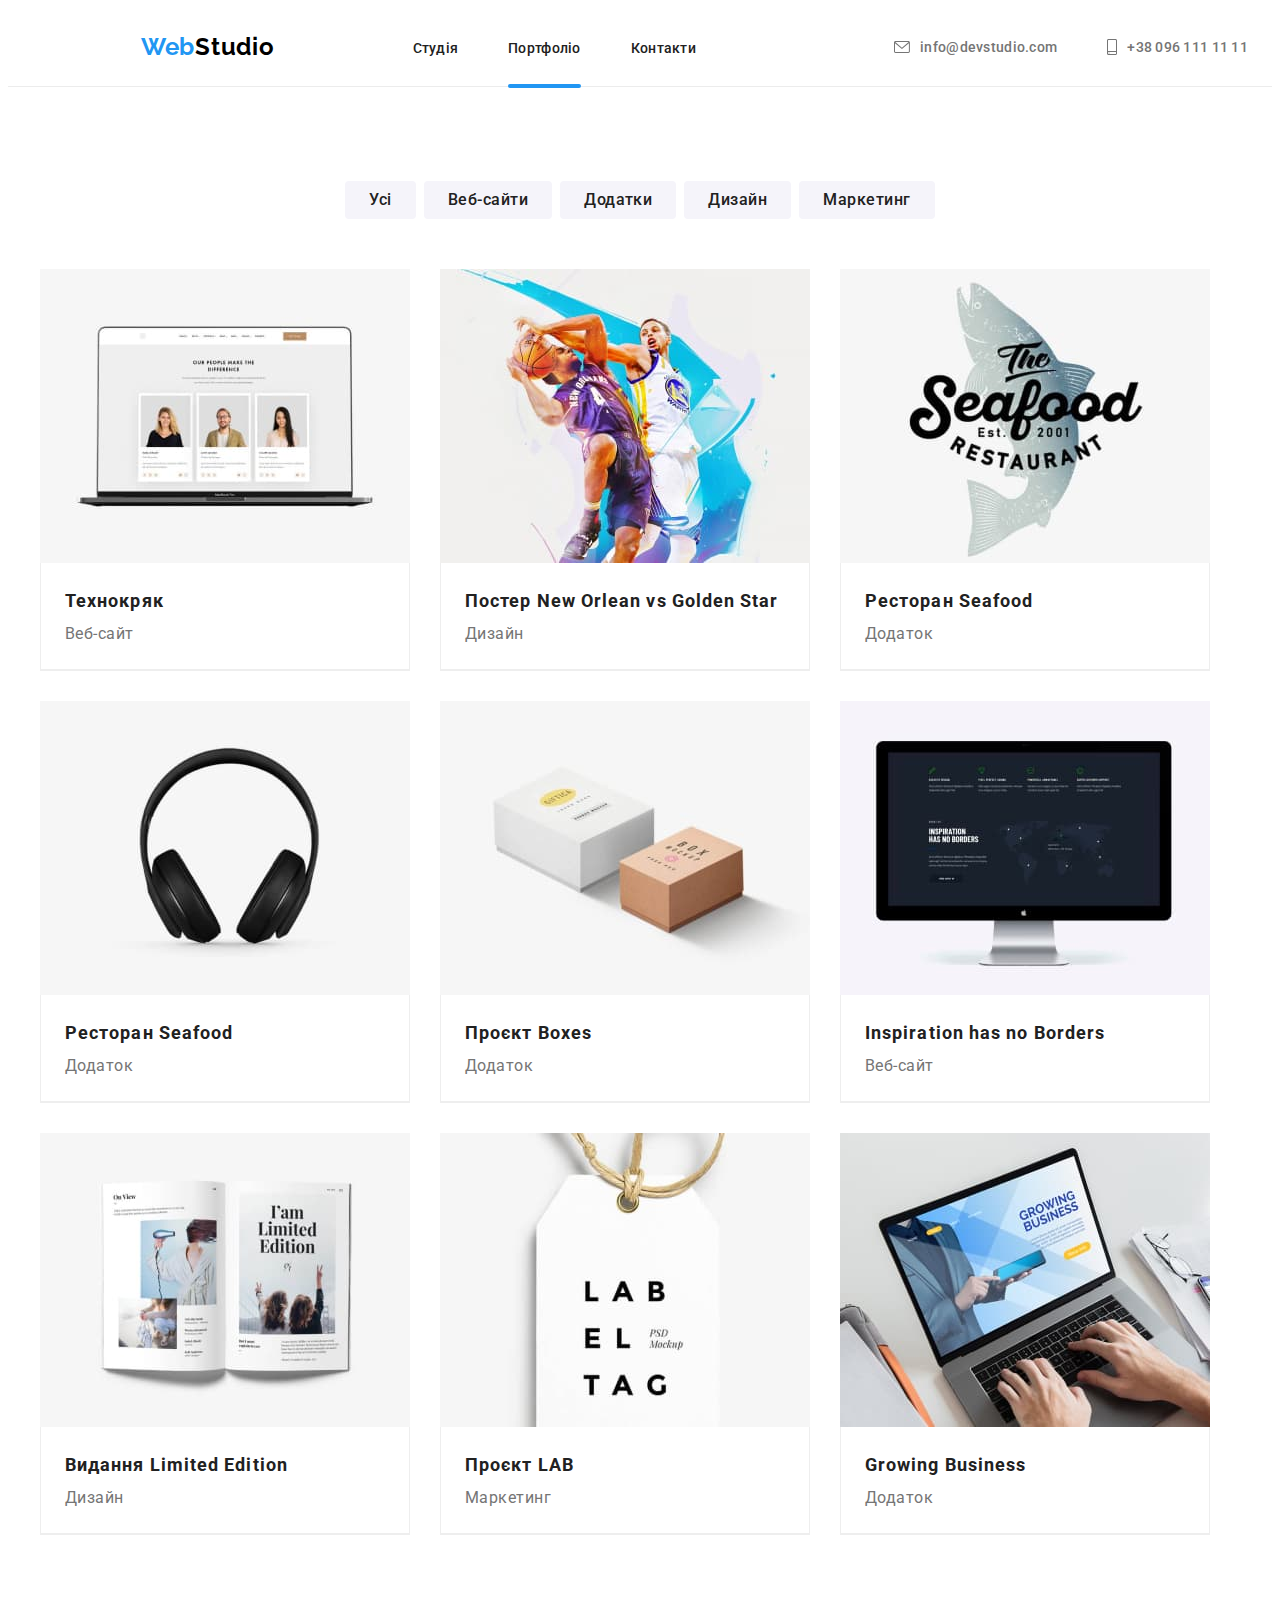
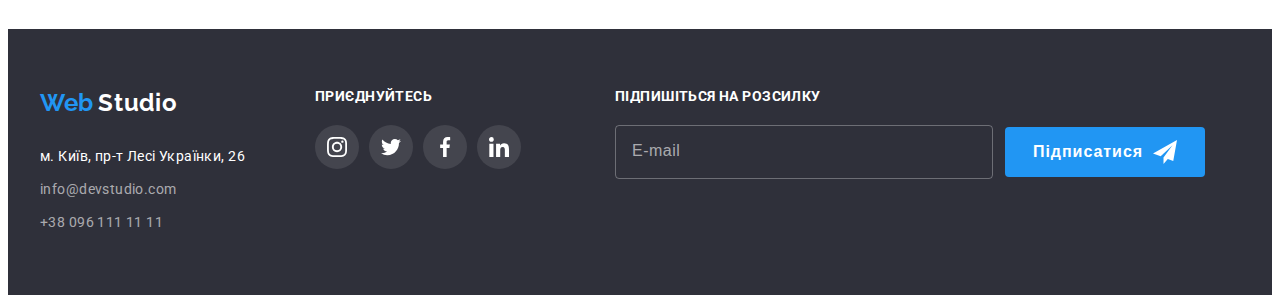
<file: portfolio.html>
<!DOCTYPE html>
<html lang="uk">
  <head>
    <meta charset="UTF-8" />
    <meta http-equiv="X-UA-Compatible" content="IE=edge" />
    <meta name="viewport" content="width=device-width, initial-scale=1.0" />
    <title>Document</title>
    <link rel="preconnect" href="https://fonts.googleapis.com" />
    <link rel="preconnect" href="https://fonts.gstatic.com" crossorigin />
    <link
      href="https://fonts.googleapis.com/css2?family=Raleway:wght@700&family=Roboto:wght@400;500;700;900&display=swap"
      rel="stylesheet"
    />
    <link
      rel="stylesheet"
      href="https://cdnjs.cloudflare.com/ajax/libs/modern-normalize/1.1.0/modern-normalize.min.css"
      integrity="sha512-wpPYUAdjBVSE4KJnH1VR1HeZfpl1ub8YT/NKx4PuQ5NmX2tKuGu6U/JRp5y+Y8XG2tV+wKQpNHVUX03MfMFn9Q=="
      crossorigin="anonymous"
      referrerpolicy="no-referrer"
    />
    <link rel="stylesheet" href="./css/main.min.css" />
  </head>
  <body>
    <!--Header-->
    <header class="header">
      <div class="container header-container">
        <nav class="navigation">
          <a href="./index.html" class="logo link"
            ><span class="logo__word-web">Web</span
            ><span class="logo__word-studio logo__word-studio--black">Studio</span>
          </a>
          <ul class="menu list">
            <li class="menu__item">
              <a href="./index.html" class="menu__link link"
                >Студія</a
              >
            </li>
            <li class="menu__item">
              <a href="./portfolio.html" class="menu__link link current"
                >Портфоліо</a
              >
            </li>
            <li class="menu__item">
              <a href="" class="menu__link link">Контакти</a>
            </li>
          </ul>
        </nav>
        <ul class="connect list">
          <li class="connect__item">
            <a
              href="mailto:info@devstudio.com"
              class="connect__link link"
            >
              <svg class="connect__icon" width="16" height="12">
                <use href="./imajes/icons.svg#icon-envelope"></use>
              </svg>
              info@devstudio.com</a
            >
          </li>
          <li class="connect__item">
            <a href="tel:+380961111111" class="connect__link link">
              <svg class="connect__icon" width="10" height="16">
                <use href="./imajes/icons.svg#icon-smartphone"></use>
              </svg>
              +38 096 111 11 11
            </a>
          </li>
        </ul>
      </div>
    </header>
    <!--Main-->
    <main class="portfolio-main">
      <!--Filters menu-->
      <h1 class="visually-hidden">Portfolio menu filtres</h1>
      <section class="projects section">
        <div class="container filter-container">
          <ul class="filter list">
            <li class="filter-item">
              <button type="button" class="filter__btn">Усі</button>
            </li>
            <li class="filter-item">
              <button type="button" class="filter__btn">Веб-сайти</button>
            </li>
            <li class="filter-item">
              <button type="button" class="filter__btn">Додатки</button>
            </li>
            <li class="filter-item">
              <button type="button" class="filter__btn">Дизайн</button>
            </li>
            <li class="filter-item">
              <button type="button" class="filter__btn">Маркетинг</button>
            </li>
          </ul>
        </div>
        <div class="container">
          <!--Studio projects-->
          <h2 class="visually-hidden">Studio projects</h2>
          <ul class="projects-list list">
            <li class="project">
              <a href="" class="project link">
                <div class="project__thumb">
                  <img
                    class="project-img"
                    src="./imajes/project-1.jpg"
                    alt="Увімкнутий ноутбук"
                    width="370"
                    height="294"
                  />
                  <div class="project__text-overley">
                    <div class="project__text-bg"></div>
                    <p class="project__text">
                      Ресурс пропонує комплексні пропозиції з різним рівнем
                      функціоналу та сервісів. Все це дозволить відвідувачу
                      отримати вичерпні відомості про компанію чи приватну
                      особу.
                    </p>
                  </div>
                </div>
                <div class="project__description">
                  <h3 class="project__title">Технокряк</h3>
                  <p class="project__type">Веб-сайт</p>
                </div>
              </a>
            </li>
            <li class="project">
              <a href="" class="project link">
                <div class="project__thumb">
                  <img
                    class="project-img"
                    src="./imajes/project-2.jpg"
                    alt="Два баскетболісти"
                    width="370"
                    height="294"
                  />
                  <div class="project__text-overley">
                    <div class="project__text-bg"></div>
                    <p class="project__text">
                      Ресурс пропонує комплексні пропозиції з різним рівнем
                      функціоналу та сервісів. Все це дозволить відвідувачу
                      отримати вичерпні відомості про компанію чи приватну
                      особу.
                    </p>
                  </div>
                </div>
                <div class="project__description">
                  <h3 class="project__title">
                    Постер New Orlean vs Golden Star
                  </h3>
                  <p class="project__type">Дизайн</p>
                </div>
              </a>
            </li>
            <li class="project">
              <a href="" class="project link">
                <div class="project__thumb">
                  <img
                    class="project-img"
                    src="./imajes/project-3.jpg"
                    alt="Малюнок риби"
                    width="370"
                    height="294"
                  />
                  <div class="project__text-overley">
                    <div class="project__text-bg"></div>
                    <p class="project__text">
                      Ресурс пропонує комплексні пропозиції з різним рівнем
                      функціоналу та сервісів. Все це дозволить відвідувачу
                      отримати вичерпні відомості про компанію чи приватну
                      особу.
                    </p>
                  </div>
                </div>
                <div class="project__description">
                  <h3 class="project__title">Ресторан Seafood</h3>
                  <p class="project__type">Додаток</p>
                </div>
              </a>
            </li>
            <li class="project">
              <a href="" class="project link">
                <div class="project__thumb">
                  <img
                    class="project-img"
                    src="./imajes/project-4.jpg"
                    alt="Навушники"
                    width="370"
                    height="294"
                  />
                  <div class="project__text-overley">
                    <div class="project__text-bg"></div>
                    <p class="project__text">
                      Ресурс пропонує комплексні пропозиції з різним рівнем
                      функціоналу та сервісів. Все це дозволить відвідувачу
                      отримати вичерпні відомості про компанію чи приватну
                      особу.
                    </p>
                  </div>
                </div>
                <div class="project__description">
                  <h3 class="project__title">Ресторан Seafood</h3>
                  <p class="project__type">Додаток</p>
                </div>
              </a>
            </li>

            <li class="project">
              <a href="" class="project link">
                <div class="project__thumb">
                  <img
                    class="project-img"
                    src="./imajes/project-5.jpg"
                    alt="Дві паперові коробки"
                    width="370"
                    height="294"
                  />
                  <div class="project__text-overley">
                    <div class="project__text-bg"></div>
                    <p class="project__text">
                      Ресурс пропонує комплексні пропозиції з різним рівнем
                      функціоналу та сервісів. Все це дозволить відвідувачу
                      отримати вичерпні відомості про компанію чи приватну
                      особу.
                    </p>
                  </div>
                </div>

                <div class="project__description">
                  <h3 class="project__title">Проєкт Boxes</h3>
                  <p class="project__type">Додаток</p>
                </div>
              </a>
            </li>
            <li class="project">
              <a href="" class="project link">
                <div class="project__thumb">
                  <img
                    class="project-img"
                    src="./imajes/project-6.jpg"
                    alt="Монітор комп'ютера"
                    width="370"
                    height="294"
                  />
                  <div class="project__text-overley">
                    <div class="project__text-bg"></div>
                    <p class="project__text">
                      Ресурс пропонує комплексні пропозиції з різним рівнем
                      функціоналу та сервісів. Все це дозволить відвідувачу
                      отримати вичерпні відомості про компанію чи приватну
                      особу.
                    </p>
                  </div>
                </div>
                <div class="project__description">
                  <h3 class="project__title">Inspiration has no Borders</h3>
                  <p class="project__type">Веб-сайт</p>
                </div>
              </a>
            </li>
            <li class="project">
              <a href="" class="project link">
                <div class="project__thumb">
                  <img
                    class="project-img"
                    src="./imajes/project-7.jpg"
                    alt="Відкритий журнал"
                    width="370"
                    height="294"
                  />
                  <div class="project__text-overley">
                    <div class="project__text-bg"></div>
                    <p class="project__text">
                      Ресурс пропонує комплексні пропозиції з різним рівнем
                      функціоналу та сервісів. Все це дозволить відвідувачу
                      отримати вичерпні відомості про компанію чи приватну
                      особу.
                    </p>
                  </div>
                </div>
                <div class="project__description">
                  <h3 class="project__title">Видання Limited Edition</h3>
                  <p class="project__type">Дизайн</p>
                </div>
              </a>
            </li>
            <li class="project">
              <a href="" class="project link">
                <div class="project__thumb">
                  <img
                    class="project-img"
                    src="./imajes/project-8.jpg"
                    alt="Бірка з написом"
                    width="370"
                    height="294"
                  />
                  <div class="project__text-overley">
                    <div class="project__text-bg"></div>
                    <p class="project__text">
                      Ресурс пропонує комплексні пропозиції з різним рівнем
                      функціоналу та сервісів. Все це дозволить відвідувачу
                      отримати вичерпні відомості про компанію чи приватну
                      особу.
                    </p>
                  </div>
                </div>
                <div class="project__description">
                  <h3 class="project__title">Проєкт LAB</h3>
                  <p class="project__type">Маркетинг</p>
                </div>
              </a>
            </li>
            <li class="project">
              <a href="" class="project link">
                <div class="project__thumb">
                  <img
                    class="project-img"
                    src="./imajes/project-9.jpg"
                    alt="Друкує на ноутбуці"
                    width="370"
                    height="294"
                  />
                  <div class="project__text-overley">
                    <div class="project__text-bg"></div>
                    <p class="project__text">
                      Ресурс пропонує комплексні пропозиції з різним рівнем
                      функціоналу та сервісів. Все це дозволить відвідувачу
                      отримати вичерпні відомості про компанію чи приватну
                      особу.
                    </p>
                  </div>
                </div>
                <div class="project__description">
                  <h3 class="project__title">Growing Business</h3>
                  <p class="project__type">Додаток</p>
                </div>
              </a>
            </li>
          </ul>
        </div>
      </section>
    </main>

    <!-- Footeer -->
    <footer class="footeer">
      <div class="container footer__wraper">
        <div class="footer__adress-container">
          <a href="./index.html" class="site-logo link footer__logo">
            <span class="logo__word-web">Web</span>
            <span class="logo__word-studio logo__word-studio--white ">Studio</span>
          </a>
          <address class="adress">
            <a
              class="adress__map-link link"
              href="https://goo.gl/maps/4eTBozPo4Wdr3xK28"
              target="_blank"
              rel="noopener nofollow"
            >
              м. Київ, пр-т Лесі Українки, 26
            </a>
            <ul class="adress__contacts-list list">
              <li class="adress__contacts-item">
                <a href="mailto:info@devstudio.com" class="adress__contact link"
                  >info@devstudio.com</a
                >
              </li>
              <li class="adress__contacts-itm">
                <a href="tel:+380961111111" class="adress__contact link"
                  >+38 096 111 11 11</a
                >
              </li>
            </ul>
          </address>
        </div>
        <div class="footer-soc__container">
          <h3 class="footer-soc__title">приєднуйтесь</h3>
          <ul class="footer-soc__list list">
            <li class="footer-soc__item">
              <a href="" class="footer-soc__link link">
                <svg class="footer-soc__icon" width="20" height="20">
                  <use href="./imajes/icons.svg#icon-instagram"></use>
                </svg>
              </a>
            </li>
            <li class="footer-soc__item">
              <a href="" class="footer-soc__link link">
                <svg class="footer-soc__icon" width="20" height="20">
                  <use href="./imajes/icons.svg#icon-twitter"></use>
                </svg>
              </a>
            </li>
            <li class="footer-soc__item">
              <a href="" class="footer-soc__link link">
                <svg class="footer-soc__icon" width="20" height="20">
                  <use href="./imajes/icons.svg#icon-facebook"></use>
                </svg>
              </a>
            </li>
            <li class="footer-soc__item">
              <a href="" class="footer-soc__link link">
                <svg class="footer-soc__icon" width="20" height="20">
                  <use href="./imajes/icons.svg#icon-linkedin"></use>
                </svg>
              </a>
            </li>
          </ul>
        </div>
        <!--Footer-subscribe-->
        <div class="subscribe">
          <h3 class="subscribe__title">Підпишіться на розсилку</h3>
          <form class="subscribe__form">
            <input type="email" class="subscribe__email" placeholder="E-mail" />
            <button type="submit" class="subscribe__btn">
              <span>Підписатися</span>
              <svg class="subscribe__icon" width="24" height="24">
                <use href="./imajes/icons.svg#icon-send"></use>
              </svg>
            </button>
          </form>
        </div>
      </div>
    </footer>
     <!--Backdrop-->
     <div class="backdrop backdrop--is-hidden" data-modal>
      <div class="modal">
        <button type="button" class="modal__close-btn" data-modal-close>
          <svg class="modal__close-icon" width="18" height="18">
            <use href="./imajes/icons.svg#icon-close"></use>
          </svg>
        </button>
        <p class="modal__title">Залиште свої дані, ми вам передзвонимо</p>
        <!-- Form -->
        <form class="modal-form">
          <div class="modal-field">
            <label class="input-label" for="user-name">Ім'я</label>
            <div class="input-wrap">
              <input
                type="text"
                name="user-name"
                class="modal-input"
                required
                id="user-name"
              />
              <svg class="modal-input__icon" width="18" height="18">
                <use href="./imajes/icons.svg#icon-person-form"></use>
              </svg>
            </div>
          </div>
          <div class="modal-field">
            <label class="input-label" for="user-tel"> Телефон </label>
            <div class="input-wrap">
              <input
                type="tel"
                name="user-tel"
                class="modal-input"
                required
                id="user-tel"
              />
              <svg class="modal-input__icon" width="18" height="18">
                <use href="./imajes/icons.svg#icon-phone-form"></use>
              </svg>
            </div>
          </div>

          <div class="modal-field">
            <label class="input-label" for="user-email"> Пошта </label>
            <div class="input-wrap">
              <input
                type="email"
                name="user-email"
                class="modal-input"
                required
                id="user-email"
              />
              <svg class="modal-input__icon" width="18" height="18">
                <use href="./imajes/icons.svg#icon-email-form"></use>
              </svg>
            </div>

            <div class="modal__field comment-field">
              <label class="input-label" for="user-comment">Коментар</label>
              <textarea
                name="user-comment"
                id="user-comment"
                class="modal__text"
                placeholder="Введіть текст"
              ></textarea>
            </div>
          </div>
          <div class="privacy-field">
            <input
              type="checkbox"
              name="privacy"
              id="privacy"
              class="input-check visually-hidden"
            />
            <label for="privacy" class="check-text">
              <span>
                <svg class="check-icon" width="16" height="15">
                  <use href="./imajes/icons.svg#icon-che"></use>
                </svg>
              </span>
              Погоджуюся з розсилкою та приймаю <a href=""> Умови договору</a>
            </label>
          </div>
          <button type="submit" class="button send-button">Відправити</button>
        </form>
      </div>
    </div>
    <script src="./js/modal.js"></script>
  </body>
</html>
</file>
<file: css/main.min.css>
:root{--main-text-color: #212121;--main-link-color: #212121;--btn-color: #212121;--btn-background-color: #f5f4fa;--second-text-color: #757575;--third-text-color: #ffffff;--btn-hover-color: #ffffff;--btn-hover-background-color: #2196f3;--main-background-color: #f5f5f5;--link-hover-color: #2196f3;--logo-color-1: #2196f3;--logo-color-2: #000000;--first-background-color: #ffffff;--second-background-color: #2f303a;--icon-main-color: #afb1b8;--transition-value: 250ms cubic-bezier(0.4, 0, 0.2, 1)}.visually-hidden{position:absolute;white-space:nowrap;width:1px;height:1px;overflow:hidden;border:0;padding:0;clip:rect(0 0 0 0);-webkit-clip-path:inset(50%);clip-path:inset(50%);margin:-1px}body{font-family:"roboto",sans-serif;color:var(--main-text-color)}.section{padding:94px 0}p,h1,h2,h3,h4,h5,h6{margin:0}ul,ol{margin:0;padding-left:0}button{cursor:pointer}address{font-style:normal}img{display:block}.list{list-style:none}.link:hover,.link:focus{color:var(--link-hover-color)}.link{text-decoration:none}.container{width:100%;padding-left:15px;padding-right:15px}@media screen and (min-width: 480px){.container{width:480px;margin:0 auto}}@media screen and (min-width: 768px){.container{width:768px}}@media screen and (min-width: 1200px){.container{width:1200px}}.backdrop{width:100%;height:100%;background-color:rgba(0,0,0,.2);position:fixed;top:0;transition:opacity 300ms linear,visibility 300ms linear}.modal{width:450px;height:609px;padding:40px;position:absolute;top:50%;left:50%;transform:translate(-50%, -50%) scale(1);transition:transform 300ms linear;background-color:var(--btn-hover-color)}.backdrop.backdrop--is-hidden .modal{transform:translate(-50%, -50%) scale(0)}.modal__close-btn{height:30px;top:8px;right:8px;border-radius:50%;position:absolute;display:flex;align-items:center;justify-content:center;cursor:pointer;background-color:rgba(0,0,0,0);border:1px solid rgba(0,0,0,.2)}.modal__close-icon{transition:var(--transition-value)}.modal__close:hover .modal__close-icon{fill:var(--btn-hover-background-color)}.backdrop.backdrop--is-hidden{opacity:0;visibility:hidden;pointer-events:none}.modal__title{font-size:20px;line-height:1.5;font-weight:700;text-align:center;margin-bottom:12px}.modal-input{padding-left:30px;width:100%;height:40px;border:1px solid rgba(33,33,33,.2);border-radius:4px;outline:rgba(0,0,0,0);transition:var(--transition-value)}.modal-input:focus{border-color:var(--btn-hover-background-color)}.modal-input__icon{transition:var(--transition-value)}.modal-input:focus+.modal-input__icon{fill:var(--btn-hover-background-color)}.modal__field{margin-bottom:10px}.input-wrap{position:relative;margin-bottom:10px}.modal-input__icon{position:absolute;left:8px;top:50%;transform:translateY(-50%)}.input-label{display:block;font-size:12px;color:var(--second-text-color);margin-bottom:4px}.input-label span{display:block;margin-bottom:4px}.modal__text{display:inline-block;margin-top:4px;width:100%;height:120px;border:1px solid rgba(33,33,33,.2);border-radius:4px;resize:none}.modal__text::-moz-placeholder{font-weight:400;font-size:14px;color:rgba(117,117,117,.5)}.modal__text::placeholder{font-weight:400;font-size:14px;color:rgba(117,117,117,.5)}.comment-field{margin-bottom:20px}.modal__text{padding-left:16px;padding-top:12px}.send-button{display:block;margin:0 auto;width:200px;height:50px;border-radius:4px;border-color:rgba(0,0,0,0);font-weight:700;font-size:16px;line-height:1.87;letter-spacing:.06em;color:var(--first-background-color);background-color:var(--btn-hover-background-color);box-shadow:0px 1px 3px rgba(0,0,0,.12),0px 1px 1px rgba(0,0,0,.14),0px 2px 1px rgba(0,0,0,.2)}.privacy-field{justify-content:center;margin:0 auto;margin-bottom:30px;display:flex}.check-text{font-size:12px;font-weight:400;line-height:1.71;color:#757575;display:flex;align-items:center}.check-text a{color:var(--btn-hover-background-color);margin-left:3px}.check-text span{content:"";width:16px;height:16px;border:2px solid var(--main-text-color);border-radius:4px;fill:rgba(0,0,0,0);margin-right:5px;display:flex;justify-content:center;align-items:center}.input-check:checked+.check-text span{background-color:var(--btn-hover-background-color);border-color:rgba(0,0,0,0);fill:var(--first-background-color)}.input-check:focus+.check-text span{border-color:none}.input-check{transition:background-color 200ms linear}@media screen and (max-width: 479px){.modal{width:100vw;height:100vh}}@media screen and (min-width: 768px){.privacy-field{justify-content:start;width:370px;gap:8px}}@media screen and (min-width: 1200px){.modal{padding:40px;width:528px;min-height:581px;border-radius:4px}.modal__close-btn{top:10px;right:10px}.comment-field{margin-bottom:18px}.privacy-field{margin-bottom:32px;width:425px;gap:50px}.check-text{font-size:14px}}@media screen and (orientation: landscape){.backdrop{overflow:scroll}.modal{top:20px;left:131px;transform:translateY(0%)}}.advantages-title,.service-title,.people-list__title,.clients-title{font-size:36px;line-height:1.16;letter-spacing:.03em;color:var(--main-text-color)}@media screen and (max-width: 767px){.menu{display:none}.connect{display:none}}.header-container{display:flex;align-items:center;justify-content:space-between}.logo,.menu__link{text-decoration:none}.logo__word-web{font-family:"Raleway",sans-serif;font-style:normal;font-weight:700;font-size:24px;line-height:1.1666666667;letter-spacing:.03em;color:var(--logo-color-1)}.logo__word-studio{font-family:"Raleway",sans-serif;font-weight:700;font-size:24px;line-height:1.1666666667;letter-spacing:.03em}.logo__word-studio--black{color:var(--logo-color-2)}@media screen and (min-width: 768px){.header{padding:25px;background-color:var(--first-background-color);border-bottom:1px solid #ececec}.menu{display:flex;margin-left:88px;gap:50px}.header-container{display:flex;align-items:center}.navigation{display:flex;align-items:center}.menu__link{transition:var(--transition-value);padding-bottom:44px;font-weight:500;font-size:14px;line-height:1.1428571429;letter-spacing:.02em;color:var(--main-link-color)}.menu__item{height:100%}.current{position:relative}.link.current::after{position:absolute;bottom:3px;content:"";display:block;width:100%;height:4px;border-radius:2px;background-color:var(--link-hover-color)}.connect__link{transition:color var(--transition-value);font-weight:500;font-size:14px;line-height:1.1428571429;letter-spacing:.02em;color:var(--second-text-color);text-decoration:none;display:flex;justify-content:center;align-items:center;gap:10px}.connect__icon{fill:currentColor}.connect{display:flex;flex-direction:column;gap:13px;margin-left:auto}.connect__item{align-items:center;display:flex}}@media screen and (min-width: 1200px){.navigation{margin-left:93px;gap:50px}.connect{display:flex;flex-direction:row;margin-left:auto;gap:50px}.menu__link{padding-bottom:35.5px}}@media screen and (max-width: 767px){.mobile-menu{position:fixed;width:100vw;height:100vh;z-index:1;top:0;left:0;background-color:var(--first-background-color)}.mobile-menu-open{background-color:rgba(0,0,0,0);border:none;padding:0;line-height:0}.mobile-menu>.container{height:100%;display:flex;flex-direction:column;justify-content:space-between;overflow-y:auto}.mobile-menu_container{position:relative;padding-left:25px;padding-top:48px;padding-bottom:48px}.mobile-menu_close-btn{position:absolute;display:block;top:10px;right:15px;background-color:rgba(0,0,0,0);border:none;padding:0;line-height:0}.mobile-menu-list{display:flex;flex-direction:column;gap:30px}.mobile-menu__link{transition:var(--transition-value);padding-bottom:35.5px;font-weight:500;font-size:40px;line-height:1.175;letter-spacing:.02em;color:#212121}.mobile-menu-connect{display:flex;flex-direction:column;gap:32px}.mobile-menu-connect__link{font-style:normal;font-weight:500;font-size:24px;line-height:28px;letter-spacing:.02em;color:#757575}.mobile-soc-list{display:flex}.mobile-soc__item{position:relative}.mobile-soc__item:not(:last-child){margin-right:20px}}@media screen and (max-width: 767px)and (max-width: 479px){.mobile-menu-list{gap:10px;margin-bottom:30px}.mobile-menu-connect{gap:10px;margin-bottom:30px}.mobile-soc-list{flex-direction:column;gap:10px}.mobile-soc__item:not(:last-child)::after{display:none}}@media screen and (max-width: 767px){.mobile-soc__item:not(:last-child)::after{content:"";width:22px;height:0px;margin-left:10px;border:1px solid rgba(33,33,33,.2);transform:rotate(90deg)}}@media screen and (max-width: 767px){.mobile-soc__link{font-size:18px;line-height:1.2222222222;letter-spacing:.02em;color:#2196f3}}@media screen and (min-width: 768px){.mobile-menu{display:none}.mobile-menu-open{display:none}}.studio-hero{padding-top:118px;padding-bottom:118px;background-color:var(--second-background-color);text-align:center;background-color:#c4c4c4;background-repeat:no-repeat;background-position:center;background-size:cover}.studio-hero__title{font-style:normal;font-weight:900;font-size:26px;line-height:1.6153846154;letter-spacing:.06em;width:360px;margin:0 auto;margin-bottom:30px;text-transform:uppercase;color:var(--third-text-color)}.studio-hero__btn{min-width:200px;height:50px;font-family:inherit;font-style:normal;font-weight:700;font-size:16px;line-height:1.88;color:var(--btn-hover-color);align-items:center;text-align:center;letter-spacing:.06em;background:var(--logo-color-1);box-shadow:0px 4px 4px rgba(0,0,0,.15);border-radius:4px;border-color:rgba(0,0,0,0)}@media screen and (max-width: 390px){.studio-hero__title{display:block;margin:0 auto;margin-bottom:30px;width:300px}}@media screen and (max-width: 767px){.studio-hero{background-image:url(../imajes/Hero/hero-bg-mob.jpg),linear-gradient(rgba(47, 48, 58, 0.4), rgba(47, 48, 58, 0.4))}}@media screen and (min-device-pixel-ratio: 2)and (max-width: 767px),screen and (-webkit-min-device-pixel-ratio: 2)and (max-width: 767px),screen and (min-resolution: 192dpi)and (max-width: 767px),screen and (min-resolution: 2dppx)and (max-width: 767px){.studio-hero{background-image:url(../imajes/Hero/hero-bg-mob2x.jpg),linear-gradient(rgba(47, 48, 58, 0.4), rgba(47, 48, 58, 0.4))}}@media screen and (min-width: 768px)and (max-width: 1199px){.studio-hero__title{width:360px}}@media screen and (min-width: 768px){.studio-hero{background-image:url(../imajes/Hero/hero-bg-tablet.jpg),linear-gradient(rgba(47, 48, 58, 0.4), rgba(47, 48, 58, 0.4));padding-top:118px;padding-bottom:118px}}@media screen and (min-device-pixel-ratio: 2)and (min-width: 768px),screen and (-webkit-min-device-pixel-ratio: 2)and (min-width: 768px),screen and (min-resolution: 192dpi)and (min-width: 768px),screen and (min-resolution: 2dppx)and (min-width: 768px){.studio-hero{background-image:url(../imajes/Hero/hero-bg-tablet2x.jpg),linear-gradient(rgba(47, 48, 58, 0.4), rgba(47, 48, 58, 0.4))}}@media screen and (min-width: 1200px){.studio-hero{padding-top:200px;padding-bottom:200px;background-image:url(../imajes/Hero/hero-bg-desctop.jpg),linear-gradient(rgba(47, 48, 58, 0.4), rgba(47, 48, 58, 0.4))}}@media screen and (min-device-pixel-ratio: 2)and (min-width: 1200px),screen and (-webkit-min-device-pixel-ratio: 2)and (min-width: 1200px),screen and (min-resolution: 192dpi)and (min-width: 1200px),screen and (min-resolution: 2dppx)and (min-width: 1200px){.studio-hero{background-image:url(../imajes/Hero/hero-bg-desctop2x.jpg),linear-gradient(rgba(47, 48, 58, 0.4), rgba(47, 48, 58, 0.4))}}.advantages{padding-bottom:0}.card-list{display:flex;gap:30px}.card-list__title{margin-bottom:10px;font-size:14px;line-height:1.14;letter-spacing:.03em;text-transform:uppercase;color:var(--main-text-color)}.card-list__item-bg{margin-bottom:30px;height:120px;align-items:center;display:flex;border-radius:4px;background:var(--btn-background-color);justify-content:center}.card-list__icon{justify-content:center}.card-list__text{font-size:14px;line-height:1.71;letter-spacing:.03em;color:var(--second-text-color)}@media screen and (max-width: 767px){.card-list{flex-direction:column}.card-list__title{text-align:center}}@media screen and (min-width: 768px)and (max-width: 1199px){.card-list{flex-wrap:wrap}.card-list__item{width:354px}}@media screen and (max-width: 1199px){.what-we-do_container{display:none}}.picture-list-title{margin-bottom:50px;display:flex;justify-content:center}.picture-list{display:flex;gap:30px}.picture-list__item-overlay{position:relative}.picture-list__item-label{position:absolute;bottom:0;display:flex;justify-content:center;align-items:center;width:370px;height:70px;background:rgba(47,48,58,.8);color:#fff;text-transform:uppercase;font-size:14px;font-weight:700;line-height:1.17}.team{background-color:var(--btn-background-color)}.people-list__title{margin-bottom:50px;display:flex;justify-content:center}.people-list{display:flex;gap:30px}.people-list__container{padding-top:30px;padding-bottom:30px}@media screen and (max-width: 767px){.people-list{flex-direction:column}}@media screen and (min-width: 768px)and (max-width: 1199px){.people-list{flex-wrap:wrap}.people-list__item{width:calc(100% - 30px)/2}}.people-list__img{width:100%;height:auto}.people-list__item{border-radius:0px 0px 4px 4px;background-color:var(--third-text-color);box-shadow:0px 1px 3px rgba(0,0,0,.12),0px 1px 1px rgba(0,0,0,.14),0px 2px 1px rgba(0,0,0,.2)}.people-list__member{margin-bottom:10px;text-align:center;font-weight:500;font-size:16px;line-height:1.18;letter-spacing:.03em;color:var(--main-text-color)}.people-list__position{text-align:center;font-size:16px;line-height:1.18;letter-spacing:.03em;color:var(--second-text-color)}.people-list__social-list{display:flex;justify-content:center;gap:10px;padding-top:16px}.people-list__social-item{width:44px;height:44px}.people-list__social-link{transition:background-color var(--transition-value),color var(--transition-value);width:100%;height:100%;border-radius:50%;display:flex;align-items:center;justify-content:center;color:var(--icon-main-color)}.people-list__social-link:hover,.people-list__social-link:focus{background-color:var(--link-hover-color);color:var(--third-text-color)}.people-list__social-icon{fill:currentColor;transition:var(--transition-value)}.clients-title{text-align:center;margin-bottom:30px;font-size:28px;line-height:1.1785714286;text-align:center;letter-spacing:.03em;color:#212121}.icon-list{display:flex;gap:30px;flex-wrap:wrap;align-items:center;justify-content:center}.icon-list__item{width:210px;height:92px}.icon-list__link{transition:border-color var(--transition-value);width:100%;height:100%;border:1px solid var(--icon-main-color);border-radius:4px;display:flex;align-items:center;justify-content:center;color:var(--icon-main-color)}.icon-list__link:hover,.icon-list__link:focus{border-color:var(--btn-hover-background-color);color:var(--btn-hover-background-color)}.icon-list__icon{fill:currentColor;transition:var(--transition-value)}@media screen and (max-width: 479px){.icon-list{flex-direction:column;align-items:center}}@media screen and (min-width: 768px){.icon-list__item{width:226px}}@media screen and (min-width: 1200px){.icon-list__item{width:170px}.clients-title{margin-bottom:50px}}.filter{margin-bottom:50px;display:flex;justify-content:center;gap:8px}.filter__btn{transition:color var(--transition-value),background var(--transition-value),box-shadow var(--transition-value);padding-left:22px;padding-right:22px;font-family:inherit;font-weight:500;font-size:16px;line-height:1.6;text-align:center;letter-spacing:.03em;color:var(--btn-color);height:38px;background:#f5f4fa;border-radius:4px;border-color:rgba(0,0,0,0)}.filter__btn:hover,.filter__btn:focus{font-family:inherit;font-weight:500;font-size:16px;line-height:1.62;text-align:center;letter-spacing:.03em;color:var(--btn-hover-color);background:var(--btn-hover-background-color);box-shadow:0px 3px 1px rgba(0,0,0,.1),0px 1px 2px rgba(0,0,0,.08),0px 2px 2px rgba(0,0,0,.12);border-radius:4px}.project{transition:box-shadow var(--transition-value);display:block;text-decoration:none;border-bottom:1px solid #eee}.project:hover,.project:focus{box-shadow:0px 1px 1px rgba(0,0,0,.12),0px 4px 4px rgba(0,0,0,.06),1px 4px 6px rgba(0,0,0,.16)}.projects-list{display:flex;gap:30px;flex-wrap:wrap}.project__description{padding:20px 24px;border-left:1px solid #eee;border-right:1px solid #eee}.project__title{font-size:18px;line-height:2;letter-spacing:.06em;color:var(--main-text-color)}.project__type{font-size:16px;line-height:1.87;letter-spacing:.03em;color:var(--second-text-color)}.project__thumb{position:relative;overflow:hidden}.project__text-overley{transform:translateY(100%);position:absolute;top:0;width:100%;height:100%;transition:transform var(--transition-value)}.project:hover .project__text-overley{transform:translateY(0)}.project__text-bg{position:absolute;top:0;width:100%;height:100%;background-color:rgba(33,150,243,.9)}.project__text{position:absolute;top:50%;left:50%;transform:translate(-50%, -50%);width:322px;height:168px;color:var(--third-text-color);font-size:18px;line-height:1.55}.footeer{padding-top:60px;padding-bottom:60px;background-color:var(--second-background-color)}.footer__adress-container{display:flex;flex-direction:column;align-items:center;margin-bottom:60px}.logo__word-studio--white{color:var(--third-text-color)}.site-logo{margin-bottom:28px}.adress{font-style:normal}.adress__map-link{display:inline-block;margin-bottom:12px;font-size:14px;line-height:1.71;letter-spacing:.03em;color:var(--third-text-color);text-decoration:none}.adress__contacts-list{display:flex;flex-direction:column;align-items:center;justify-content:center}.adress__contacts-list :first-child{margin-bottom:12px}.adress__contact{font-size:14px;line-height:1.71;letter-spacing:.03em;color:rgba(255,255,255,.6);text-decoration:none}.footer-soc__title{text-align:center;font-style:normal;font-size:14px;line-height:1.14;letter-spacing:.03em;text-transform:uppercase;color:var(--third-text-color);margin-bottom:20px}.footer-soc__list{display:flex;justify-content:center;gap:10px}.footer-soc__item{width:44px;height:44px}.footer-soc__link{transition:background-color var(--transition-value);width:100%;height:100%;border-radius:50%;display:flex;align-items:center;justify-content:center;background-color:rgba(255,255,255,.1)}.footer-soc__link:hover,.footer-soc__link:focus{background-color:var(--btn-hover-background-color)}.footer-soc__icon{fill:var(--first-background-color)}@media screen and (max-width: 767px){.subscribe{margin-top:60px}}.subscribe__title{margin-bottom:20px;color:var(--first-background-color);font-style:normal;font-size:14px;line-height:1.14;letter-spacing:.03em;text-transform:uppercase}@media screen and (max-width: 1199px){.subscribe__title{text-align:center}}.subscribe__form{display:flex;flex-direction:column;align-items:center;justify-content:center;gap:20px}.subscribe__email{background-color:rgba(0,0,0,0);border:1px solid rgba(255,255,255,.3);border-radius:4px;padding-left:16px;width:450px;height:50px;color:var(--first-background-color)}@media screen and (max-width: 479px){.subscribe__email{width:200px}}.subscribe__email::-moz-placeholder{color:rgba(255,255,255,.6);font-size:16px;font-weight:400;line-height:1.25;letter-spacing:.03em}.subscribe__email::placeholder{color:rgba(255,255,255,.6);font-size:16px;font-weight:400;line-height:1.25;letter-spacing:.03em}.subscribe__btn{font-weight:700;font-size:16px;line-height:1.87;letter-spacing:.06em;width:200px;height:50px;display:flex;align-items:center;justify-content:center;background-color:var(--btn-hover-background-color);color:var(--first-background-color);gap:10px;border-radius:4px;border-color:rgba(0,0,0,0)}.subscribe__icon{fill:var(--first-background-color)}@media screen and (min-width: 768px)and (max-width: 1199px){.footer-connect{display:flex;justify-content:space-around;align-items:baseline}}@media screen and (min-width: 1200px){.footer__wraper{display:flex;justify-content:baseline}.footer__logo{display:inline-block;text-decoration:none}.footer__adress-container{display:block;margin-bottom:0px}.footer-connect{display:flex;justify-content:space-between}.footer-soc__title{text-align:start}.subscribe__form{flex-direction:row}.footer-soc__container{margin-left:70px;display:block;width:206px;height:80px}.adress__map-link{margin-bottom:9px}.adress__contacts-list{display:block}.adress__contacts-list :first-child{margin-bottom:9px}.subscribe{margin-left:94px}.subscribe__form{gap:12px}.subscribe__email{width:358px;height:50px}}/*# sourceMappingURL=main.min.css.map */
</file>
